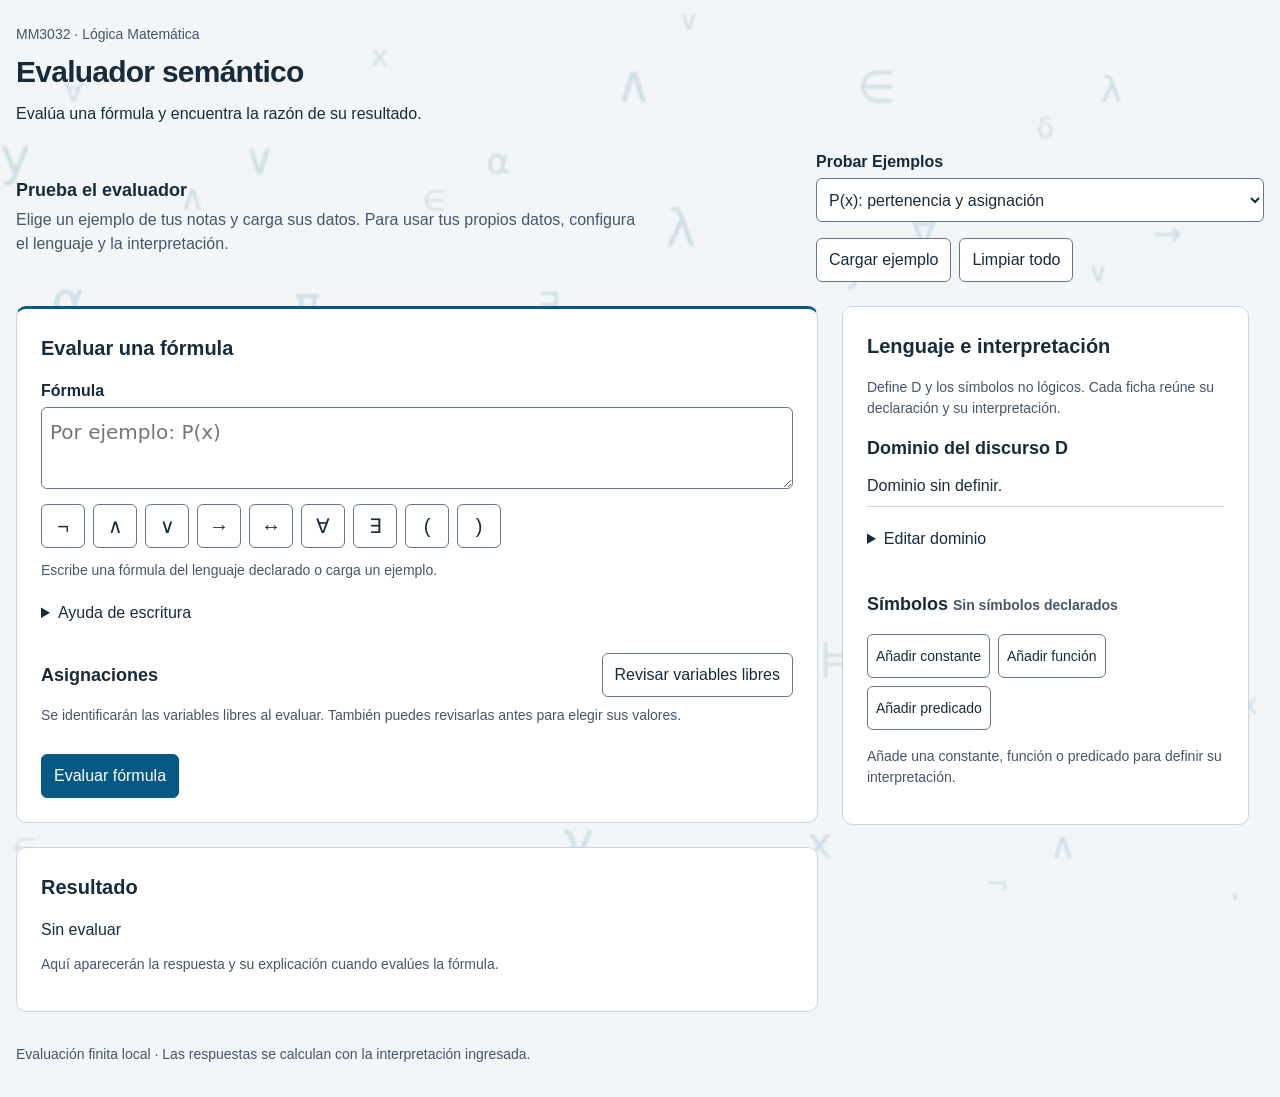
<file: frontend/index.html>
<!doctype html>
<html lang="es">
<head>
  <meta charset="utf-8">
  <meta name="viewport" content="width=device-width, initial-scale=1">
  <title>Evaluador semántico · MM3032</title>
  <link rel="icon" href="data:,">
  <link rel="stylesheet" href="./css/tokens.css">
  <link rel="stylesheet" href="./css/styles.css">
  <link rel="stylesheet" href="./css/background.css">
  <script type="module" src="./js/app.js"></script>
</head>
<body>
  <div id="math-background" class="math-background" aria-hidden="true"></div>
  <a class="skip-link" href="#formula">Saltar al editor</a>
  <header class="page-header">
    <div>
      <p class="eyebrow">MM3032 · Lógica Matemática</p>
      <h1>Evaluador semántico</h1>
      <p>Evalúa una fórmula y encuentra la razón de su resultado.</p>
    </div>
  </header>
  <main>
    <section class="start-guide" aria-labelledby="start-title">
      <div>
        <h2 id="start-title">Prueba el evaluador</h2>
        <p id="start-description">Elige un ejemplo de tus notas y carga sus datos. Para usar tus propios datos, configura el lenguaje y la interpretación.</p>
        <div id="example-note" class="notice" hidden></div>
      </div>
      <div class="example-controls">
        <label for="example-select">Probar Ejemplos</label>
        <select id="example-select"></select>
        <div class="actions">
          <button id="load-example" type="button">Cargar ejemplo</button>
          <button id="clear-example" type="button">Limpiar todo</button>
        </div>
      </div>
    </section>
    <section id="errors" class="error-summary" tabindex="-1" aria-labelledby="errors-title" hidden>
      <h2 id="errors-title">Revisa la entrada</h2><ul id="error-list"></ul>
    </section>
    <form id="workspace" novalidate>
      <div class="work-area">
        <section class="panel" aria-labelledby="formula-title">
          <h2 id="formula-title">Evaluar una fórmula</h2>
          <label for="formula">Fórmula</label>
          <textarea id="formula" class="formula" rows="2" spellcheck="false" aria-describedby="formula-help" placeholder="Por ejemplo: P(x)"></textarea>
          <div id="symbol-toolbar" class="symbol-toolbar" role="group" aria-label="Insertar símbolos lógicos"></div>
          <p id="formula-help" class="help">Escribe una fórmula del lenguaje declarado o carga un ejemplo.</p>
          <details class="notation-help">
            <summary>Ayuda de escritura</summary>
            <p class="help">Puedes escribir ¬, ∧, ∨, →, ↔, ∀ y ∃, o sus alias ~, &amp;, |, -&gt;, &lt;-&gt;, Ax y Ex. Usa paréntesis para ampliar el alcance de un cuantificador.</p>
          </details>
          <div class="assignment-heading">
            <h3>Asignaciones</h3>
            <button id="analyze" type="button">Revisar variables libres</button>
          </div>
          <p id="environment-note" class="help">Se identificarán las variables libres al evaluar. También puedes revisarlas antes para elegir sus valores.</p>
          <div id="environment" class="environment"></div>
          <div class="actions"><button id="evaluate" class="primary" type="submit">Evaluar fórmula</button></div>
        </section>
        <section class="panel result-panel" aria-labelledby="result-title" aria-busy="false">
          <h2 id="result-title">Resultado</h2>
          <p id="result-state" role="status" aria-live="polite">Sin evaluar</p>
          <p id="empty-result" class="help">Aquí aparecerán la respuesta y su explicación cuando evalúes la fórmula.</p>
          <div id="result" hidden>
            <p id="result-formula" class="formula evaluated-formula"></p>
            <p id="result-value" class="truth"></p>
            <p id="result-reason"></p>
            <p class="help">Abre un paso para consultar sus asignaciones, comprobaciones y conclusión. La numeración indica niveles: 1.1 está dentro de 1. Cada etiqueta de resultado corresponde al cálculo de ese paso.</p>
            <p id="evidence-selection" class="help" role="status"></p>
            <div id="evidence"></div>
            <button id="open-comparison" type="button">Comparar un cambio</button>
          </div>
        </section>
    <section id="comparison-panel" class="panel comparison-panel" aria-labelledby="comparison-title" hidden>
      <h2 id="comparison-title">Comparar un cambio</h2>
      <p class="help">Selecciona un dato y revisa la modificación propuesta. Se calcularán ambos resultados sin alterar la interpretación ni el entorno originales.</p>
      <div class="comparison-context">
        <strong>Fórmula evaluada</strong>
        <p id="comparison-formula" class="formula"></p>
        <p id="comparison-environment" class="help"></p>
        <p id="comparison-original-result"></p>
      </div>
      <p class="help">Prueba un cambio sobre los datos consultados en esta evaluación. El resultado puede cambiar o conservarse; comprueba también su evidencia.</p>
      <div id="comparison-suggestions" class="comparison-suggestions" role="group" aria-label="Cambios sobre datos evaluados"></div>
      <details id="comparison-custom">
        <summary>Elegir otro dato manualmente</summary>
      <div class="comparison-controls">
        <label>Dato por modificar<select id="comparison-target"></select></label>
        <div id="comparison-value"></div>
      </div>
      </details>
      <dl class="comparison-change">
        <div><dt>Original</dt><dd id="comparison-before"></dd></div>
        <div><dt>Cambio propuesto</dt><dd id="comparison-after"></dd></div>
      </dl>
      <button id="compare" class="primary" type="button">Comparar resultados</button>
      <p id="comparison-status" role="status" aria-live="polite">Elige un único cambio.</p>
      <ul id="comparison-errors" class="comparison-error-list" tabindex="-1" aria-label="Errores de la variante" hidden></ul>
      <div id="comparison-results" class="comparison-results" hidden></div>
    </section>
      </div>
      <aside class="configuration" aria-labelledby="world-title">
        <section class="panel configuration-panel">
          <h2 id="world-title">Lenguaje e interpretación</h2>
          <p class="help">Define D y los símbolos no lógicos. Cada ficha reúne su declaración y su interpretación.</p>
          <h3>Dominio del discurso D</h3>
          <div id="domain-overview">Dominio sin definir.</div>
          <details id="interpretation-config" class="domain-editor">
            <summary>Editar dominio</summary>
            <label for="domain">Elementos de D</label>
            <textarea id="domain" rows="3" aria-describedby="domain-help" placeholder="a&#10;b&#10;c" spellcheck="false"></textarea>
            <p id="domain-help" class="help">Un elemento por línea. El dominio debe ser no vacío.</p>
          </details>
          <div id="language-config">
            <h3>Símbolos <span id="language-count" class="help">Sin símbolos declarados</span></h3>
            <div class="actions symbol-actions">
              <button type="button" id="add-constant">Añadir constante</button>
              <button type="button" id="add-function">Añadir función</button>
              <button type="button" id="add-predicate">Añadir predicado</button>
            </div>
            <div id="symbols">
              <p id="symbol-empty" class="help">Añade una constante, función o predicado para definir su interpretación.</p>
              <section class="symbol-group"><h3>Constantes</h3><div id="constants-overview"></div></section>
              <section class="symbol-group"><h3>Funciones</h3><div id="functions-overview"></div></section>
              <section class="symbol-group"><h3>Predicados</h3><div id="predicates-overview"></div></section>
            </div>
          </div>
        </section>
      </aside>
    </form>

  </main>
  <footer>Evaluación finita local · Las respuestas se calculan con la interpretación ingresada.</footer>
</body>
</html>
</file>
<file: frontend/css/tokens.css>
:root {
  /* Colores de la interfaz */
  --surface-canvas: #f3f6f8;
  --surface-panel: #fff;
  --text-primary: #172b3a;
  --text-secondary: #475569;
  --action-primary: #075985;
  --action-hover: #0c4a6e;
  --on-action: #fff;
  --border-control: #64748b;
  --border-subtle: #cbd5e1;
  --surface-true: #edf7ef;
  --surface-false: #fff3ed;
  --state-true: #166534;
  --state-false: #9a3412;
  --state-error: #b91c1c;
  --state-info: #075985;

  /* Espaciado */
  --space-1: .25rem;
  --space-2: .5rem;
  --space-3: .75rem;
  --space-4: 1rem;
  --space-6: 1.5rem;
  --space-8: 2rem;

  /* Esquinas de controles y paneles */
  --radius-control: .375rem;
  --radius-panel: .625rem;
}
</file>
<file: frontend/css/styles.css>
/* Base y tipografía */
* {
  box-sizing: border-box;
}

body {
  margin: 0;
  color: var(--text-primary);
  background: var(--surface-canvas);
  font: 1rem/1.5 "Segoe UI", Arial, sans-serif;
}

.page-header, main, footer {
  width: min(100% - 2rem, 90rem);
  margin-inline: auto;
}

.page-header {
  display: flex;
  align-items: center;
  justify-content: space-between;
  gap: var(--space-6);
  padding-block: var(--space-6);
}

h1 {
  font-size: 1.875rem;
  letter-spacing: -.025em;
  margin: 0;
}

h2 {
  font-size: 1.25rem;
  margin: 0 0 var(--space-4);
}

h3 {
  font-size: 1.125rem;
  margin: 0 0 var(--space-3);
  overflow-wrap: anywhere;
}

p {
  margin: 0 0 var(--space-3);
}

.eyebrow, .help, footer {
  color: var(--text-secondary);
  font-size: .875rem;
}

.eyebrow {
  margin-bottom: var(--space-1);
}

.page-header p:last-child {
  margin: var(--space-2) 0 0;
}

/* Distribución de los paneles */
#workspace {
  display: grid;
  grid-template-columns: minmax(0, 1.9fr) minmax(20rem, 1fr);
  gap: var(--space-6);
  align-items: start;
}

.configuration, .work-area {
  display: grid;
  gap: var(--space-6);
  min-width: 0;
}

.panel {
  padding: var(--space-6);
  background: var(--surface-panel);
  border: 1px solid var(--border-subtle);
  border-radius: var(--radius-panel);
  min-width: 0;
}

.work-area > .panel:first-child {
  border-top: 3px solid var(--action-primary);
}

.start-guide {
  display: flex;
  align-items: center;
  justify-content: space-between;
  gap: var(--space-6);
  margin-bottom: var(--space-6);
}

.start-guide h2 {
  font-size: 1.125rem;
  margin-bottom: var(--space-1);
}

.start-guide p {
  max-width: 70ch;
  margin: 0;
  color: var(--text-secondary);
}

.start-guide > div {
  min-width: 0;
  flex: 1;
}

.start-guide .example-controls {
  flex: 0 1 28rem;
  width: 100%;
}

.example-controls select {
  max-width: 100%;
}

.start-guide .notice p {
  margin-top: var(--space-2);
}

.start-guide .notice {
  margin-top: var(--space-2);
  margin-bottom: 0;
}

.domain-elements {
  display: flex;
  flex-wrap: wrap;
  gap: var(--space-2);
  padding: 0;
  margin: 0;
  list-style: none;
}

.domain-elements li {
  padding: var(--space-1) var(--space-2);
  border: 1px solid var(--border-subtle);
  border-radius: var(--radius-control);
}

.interpretation-table caption {
  text-align: left;
  font-weight: 600;
  margin-bottom: var(--space-2);
  overflow-wrap: anywhere;
}

.interpretation-table td, .interpretation-table th {
  padding: var(--space-2);
  border-bottom: 1px solid var(--border-subtle);
}

.summary-more {
  display: block;
  margin-top: var(--space-2);
  color: var(--text-secondary);
  font-size: .875rem;
}

.assignment-heading {
  display: flex;
  align-items: center;
  justify-content: space-between;
  flex-wrap: wrap;
  gap: var(--space-2);
  margin-block: var(--space-4) var(--space-2);
}

.assignment-heading h3 {
  margin: 0;
}

/* Campos y botones */
label {
  display: block;
  font-weight: 600;
  margin-bottom: var(--space-1);
}

input, textarea, select, button {
  font: inherit;
  color: inherit;
}

input, textarea, select {
  width: 100%;
  min-height: 2.75rem;
  border: 1px solid var(--border-control);
  border-radius: var(--radius-control);
  padding: var(--space-2);
  background: var(--surface-panel);
}

textarea {
  resize: vertical;
}

button {
  min-height: 2.75rem;
  padding: var(--space-2) var(--space-3);
  border: 1px solid var(--border-control);
  border-radius: var(--radius-control);
  background: var(--surface-panel);
  cursor: pointer;
}

button:hover {
  border-color: var(--action-primary);
  color: var(--action-primary);
  background: var(--surface-canvas);
}

button.primary {
  color: var(--on-action);
  background: var(--action-primary);
  border-color: var(--action-primary);
}

button.primary:hover {
  background: var(--action-hover);
}

button:disabled {
  cursor: wait;
  opacity: .65;
}

:focus-visible {
  outline: 2px solid var(--action-primary);
  outline-offset: 2px;
  box-shadow: 0 0 0 2px var(--surface-panel);
}

.actions {
  display: flex;
  flex-wrap: wrap;
  gap: var(--space-2);
  margin-top: var(--space-4);
}

/* Fórmulas y tablas */
.formula {
  font: 1.25rem/1.6 "Cambria Math", "DejaVu Sans", serif;
}

.symbol-toolbar {
  display: flex;
  flex-wrap: wrap;
  gap: var(--space-2);
  margin-block: var(--space-2) var(--space-3);
}

.symbol-toolbar button {
  min-width: 2.75rem;
  font-size: 1.25rem;
  padding: var(--space-1) var(--space-2);
}

.evaluated-formula {
  white-space: pre-wrap;
  overflow-wrap: anywhere;
}

table {
  border-collapse: collapse;
  width: 100%;
}

th {
  text-align: left;
  font-size: .875rem;
  color: var(--text-secondary);
}

td, th {
  padding: var(--space-1);
  vertical-align: top;
}

/* Interpretación y entorno */
.interpretation {
  border-top: 1px solid var(--border-subtle);
  padding-top: var(--space-4);
  margin-top: var(--space-4);
}

.tuple-row {
  display: flex;
  flex-wrap: wrap;
  gap: var(--space-2);
  margin-bottom: var(--space-3);
  align-items: end;
}

.tuple-row label {
  flex: 1 1 6rem;
  font-size: .875rem;
  min-width: 0;
}

.tuple-row label select {
  margin-top: var(--space-1);
}

.tuple-row {
  padding: var(--space-3) 0;
  border-bottom: 1px solid var(--border-subtle);
}

.comparison-panel {
  margin-top: var(--space-6);
}

.comparison-controls, .comparison-results {
  display: grid;
  grid-template-columns: repeat(2, minmax(0, 1fr));
  gap: var(--space-4);
  margin-block: var(--space-4);
}

.comparison-results > section {
  min-width: 0;
  border: 1px solid var(--border-subtle);
  border-radius: var(--radius-control);
  padding: var(--space-4);
}

.comparison-controls label {
  min-width: 0;
}

.comparison-controls #comparison-value {
  grid-column: 1 / -1;
}

.comparison-controls {
  grid-template-columns: 1fr;
  max-width: 48rem;
}

.comparison-change {
  display: flex;
  flex-wrap: wrap;
  gap: var(--space-4);
  margin-block: var(--space-4);
}

.comparison-change > div {
  flex: 1 1 16rem;
  min-width: 0;
  background: var(--surface-canvas);
  border: 1px solid var(--border-subtle);
  border-radius: var(--radius-control);
  padding: var(--space-3);
  overflow-wrap: anywhere;
}

.comparison-change dt {
  font-size: .875rem;
  color: var(--text-secondary);
  margin-bottom: var(--space-2);
}

.comparison-change dd {
  margin: 0;
  font-weight: 600;
}

mark {
  color: var(--on-action);
  background: var(--action-primary);
  padding-inline: .125rem;
}

.evidence-changed > summary {
  border-left: 3px solid var(--state-info);
  padding-left: var(--space-2);
}

.environment {
  display: flex;
  flex-wrap: wrap;
  gap: var(--space-3);
}

.environment label {
  min-width: 8rem;
  flex: 1;
  display: flex;
  align-items: center;
  gap: var(--space-3);
  margin: 0;
}

/* Resultados y mensajes */
.truth {
  font-size: 1.75rem;
  font-weight: 700;
}

.truth[data-value=true] {
  color: var(--state-true);
}

.truth[data-value=false] {
  color: var(--state-false);
}

.notice {
  color: var(--state-info);
  border-left: 3px solid var(--state-info);
  padding: var(--space-3);
  margin-bottom: var(--space-6);
}

.notice ol {
  margin-block: var(--space-2) 0;
  padding-left: var(--space-6);
}

.error-summary {
  background: var(--surface-panel);
  border: 2px solid var(--state-error);
  border-radius: var(--radius-control);
  padding: var(--space-4);
  margin-bottom: var(--space-6);
}

.error-summary a, .field-error, .comparison-error-list {
  color: var(--state-error);
}

.field-error {
  font-size: .875rem;
  margin-top: var(--space-2);
}

[aria-invalid=true] {
  border-color: var(--state-error);
}

/* Pasos de evaluación */
.trace-step {
  border-left: 2px solid var(--border-subtle);
  padding-left: var(--space-3);
  margin-top: var(--space-2);
}

.trace-step > summary {
  background: var(--surface-canvas);
  border-radius: var(--radius-control);
  padding: var(--space-2);
  line-height: 1.8;
}

.step-number, .step-result, .step-context {
  display: inline-block;
  font-size: .8125rem;
  margin-right: var(--space-2);
}

.step-number {
  color: var(--state-info);
  font-weight: 600;
}

.step-formula {
  margin-right: var(--space-3);
}

.step-context {
  color: var(--text-secondary);
}

.step-result {
  padding: 0 var(--space-2);
  border-radius: var(--radius-control);
  font-weight: 600;
}

.step-result[data-value=true] {
  color: var(--state-true);
  background: var(--surface-true);
}

.step-result[data-value=false] {
  color: var(--state-false);
  background: var(--surface-false);
}

.step-section {
  margin-top: var(--space-3);
}

.step-heading {
  display: block;
  font-size: .8125rem;
  color: var(--text-secondary);
  margin-bottom: var(--space-2);
}

.step-values {
  display: flex;
  flex-wrap: wrap;
  gap: var(--space-2);
}

.step-values span {
  padding: var(--space-1) var(--space-2);
  border: 1px solid var(--border-subtle);
  border-radius: var(--radius-control);
}

.step-conclusion {
  padding: var(--space-3);
  border-radius: var(--radius-control);
  background: var(--surface-canvas);
}

.step-conclusion p {
  margin: 0;
}

.step-conclusion .help {
  margin-top: var(--space-2);
}

@media (max-width: 480px) {
  .trace-step details {
    margin-left: 0;
  }
}

/* Evidencia expandible */
details {
  border-top: 1px solid var(--border-subtle);
  padding-block: var(--space-3);
  overflow-wrap: anywhere;
}

details details {
  margin-left: var(--space-4);
}

summary {
  cursor: pointer;
  min-height: 2.75rem;
  padding-block: var(--space-2);
}

.notation-help {
  border: 0;
  padding: 0;
}

footer {
  padding-block: var(--space-8);
}

/* Accesibilidad y adaptación a pantallas pequeñas */
.skip-link {
  position: absolute;
  left: var(--space-4);
  top: -5rem;
  background: var(--surface-panel);
  padding: var(--space-3);
  z-index: 1;
}

.skip-link:focus {
  top: var(--space-2);
}

[hidden] {
  display: none !important;
}

@media (max-width: 1023px) {
  #workspace {
    grid-template-columns: 1fr;
  }

  .start-guide {
    flex-direction: column;
    align-items: stretch;
  }

  .start-guide .example-controls {
    flex: auto;
  }

}

@media (max-width: 480px) {
  .page-header, .start-guide {
    align-items: start;
    flex-direction: column;
  }

  .page-header {
    padding-block: var(--space-6);
  }

  .panel {
    padding: var(--space-4);
  }

}

@media (max-width: 700px) {
  .comparison-controls, .comparison-results {
    grid-template-columns: 1fr;
  }
}

/* Configuración reunida por símbolo */
.configuration-panel > h3 {
  margin-top: var(--space-4);
}

.domain-editor {
  margin-block: var(--space-2) var(--space-4);
}

.symbol-actions {
  margin-bottom: var(--space-4);
}

.symbol-actions button {
  font-size: .875rem;
  padding-inline: var(--space-2);
}

.symbol-group {
  margin-top: var(--space-6);
}

.symbol-group > h3 {
  font-size: .875rem;
  color: var(--text-secondary);
}

.symbol-card {
  padding-block: var(--space-3);
  border-top: 1px solid var(--border-subtle);
}

.symbol-editor {
  border: 0;
  padding: 0;
  margin-top: var(--space-2);
}

.symbol-editor > summary {
  color: var(--action-primary);
  font-size: .875rem;
  font-weight: 600;
}

.symbol-editor-body {
  padding-top: var(--space-3);
}

.symbol-editor-body .interpretation {
  border: 0;
  padding-top: 0;
  margin-top: var(--space-3);
}

.symbol-declaration {
  display: grid;
  grid-template-columns: minmax(0, 1fr) 5rem;
  gap: var(--space-2);
}

.symbol-declaration label {
  min-width: 0;
  font-size: .875rem;
}

.symbol-declaration button {
  grid-column: 1 / -1;
  justify-self: start;
}

.visually-hidden {
  position: absolute;
  width: 1px;
  height: 1px;
  padding: 0;
  margin: -1px;
  overflow: hidden;
  clip-path: inset(50%);
  white-space: nowrap;
}

.work-area > .comparison-panel {
  margin-top: 0;
}

.symbol-card, #domain-overview {
  min-width: 0;
  overflow-wrap: anywhere;
}

.interpretation-table {
  table-layout: fixed;
}

@media (min-width: 1024px) {
  .configuration {
    position: sticky;
    top: var(--space-4);
    max-height: calc(100vh - 2rem);
    overflow-y: auto;
    scrollbar-gutter: stable;
  }
}

.comparison-context {
  padding: var(--space-3);
  margin-bottom: var(--space-3);
  background: var(--surface-canvas);
  border-left: 3px solid var(--action-primary);
  overflow-wrap: anywhere;
}

.comparison-context .formula {
  margin-block: var(--space-2);
}

.comparison-context p:last-child {
  margin-bottom: 0;
}

.comparison-suggestions {
  display: flex;
  flex-wrap: wrap;
  gap: var(--space-2);
  margin-bottom: var(--space-3);
}

.comparison-suggestions button {
  text-align: left;
  font-size: .875rem;
}

.comparison-suggestions button[aria-pressed=true] {
  border-color: var(--action-primary);
  background: var(--surface-canvas);
  color: var(--action-primary);
}

/* Acción de edición explícita sobre la cabecera estable */
.symbol-editor > summary {
  display: flex;
  align-items: center;
  justify-content: space-between;
  gap: var(--space-3);
  list-style: none;
}

.symbol-editor > summary::-webkit-details-marker {
  display: none;
}

.symbol-title {
  min-width: 0;
}

.edit-action {
  flex-shrink: 0;
  padding: var(--space-1) var(--space-2);
  border: 1px solid var(--border-control);
  border-radius: var(--radius-control);
  background: var(--surface-panel);
  font-weight: 400;
}

.accept-symbol {
  margin-top: var(--space-3);
  color: var(--action-primary);
}
</file>
<file: frontend/css/background.css>
/* Los símbolos quedan detrás de superficies opacas y nunca interceptan clics. */
.math-background {
  position: fixed;
  inset: 0;
  z-index: 0;
  overflow: hidden;
  pointer-events: none;
}

.math-background span {
  position: absolute;
  color: var(--action-primary);
  opacity: .14;
  filter: blur(1.2px);
  font-family: "Cambria Math", "DejaVu Sans", serif;
  animation: float-symbol 9s ease-in-out infinite alternate;
}

.math-background span::before {
  content: attr(data-symbol);
}

.page-header, main, footer, .skip-link {
  position: relative;
  z-index: 1;
}

.skip-link {
  position: absolute;
}

@keyframes float-symbol {
  from {
    transform: translate(-28px, 28px) rotate(-8deg);
  }
  to {
    transform: translate(32px, -36px) rotate(8deg);
  }
}

@media (prefers-reduced-motion: reduce) {
  .math-background span {
    animation: none;
  }
}

@media print {
  .math-background {
    display: none;
  }
}
</file>
